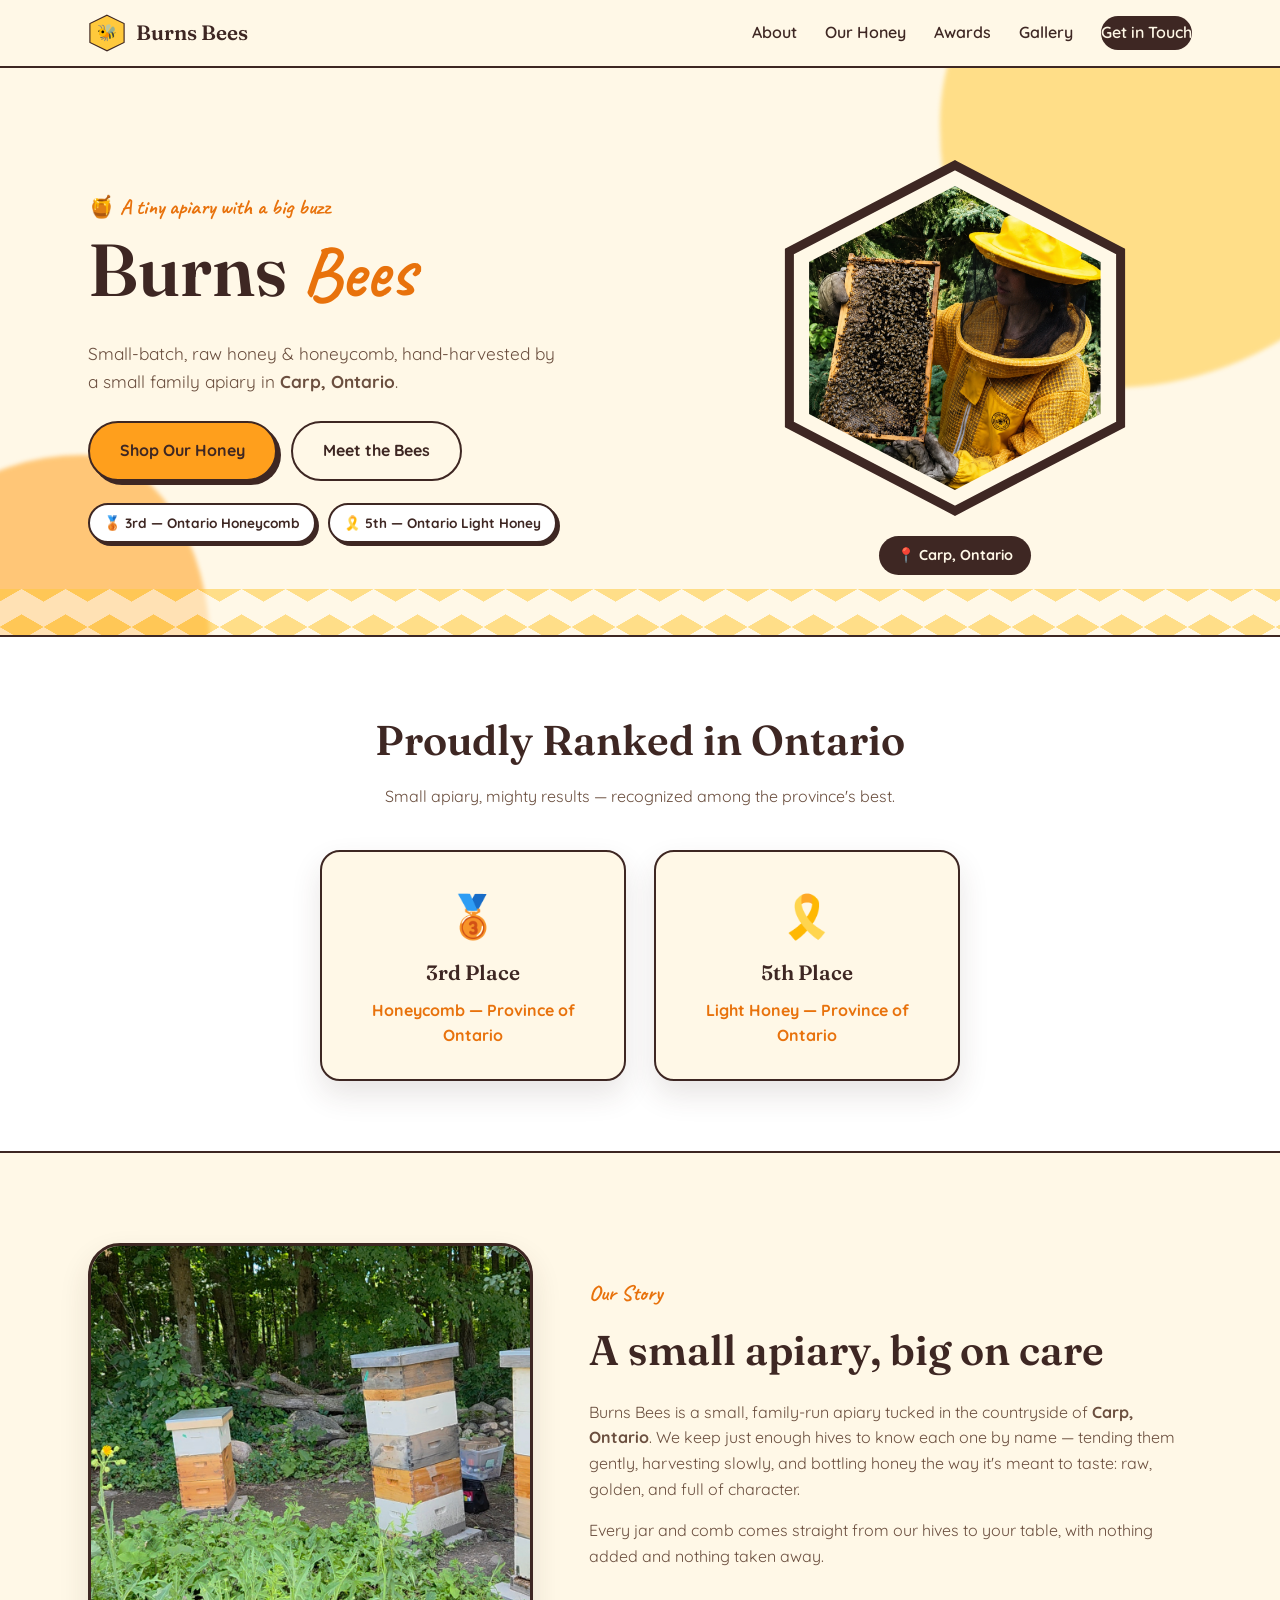
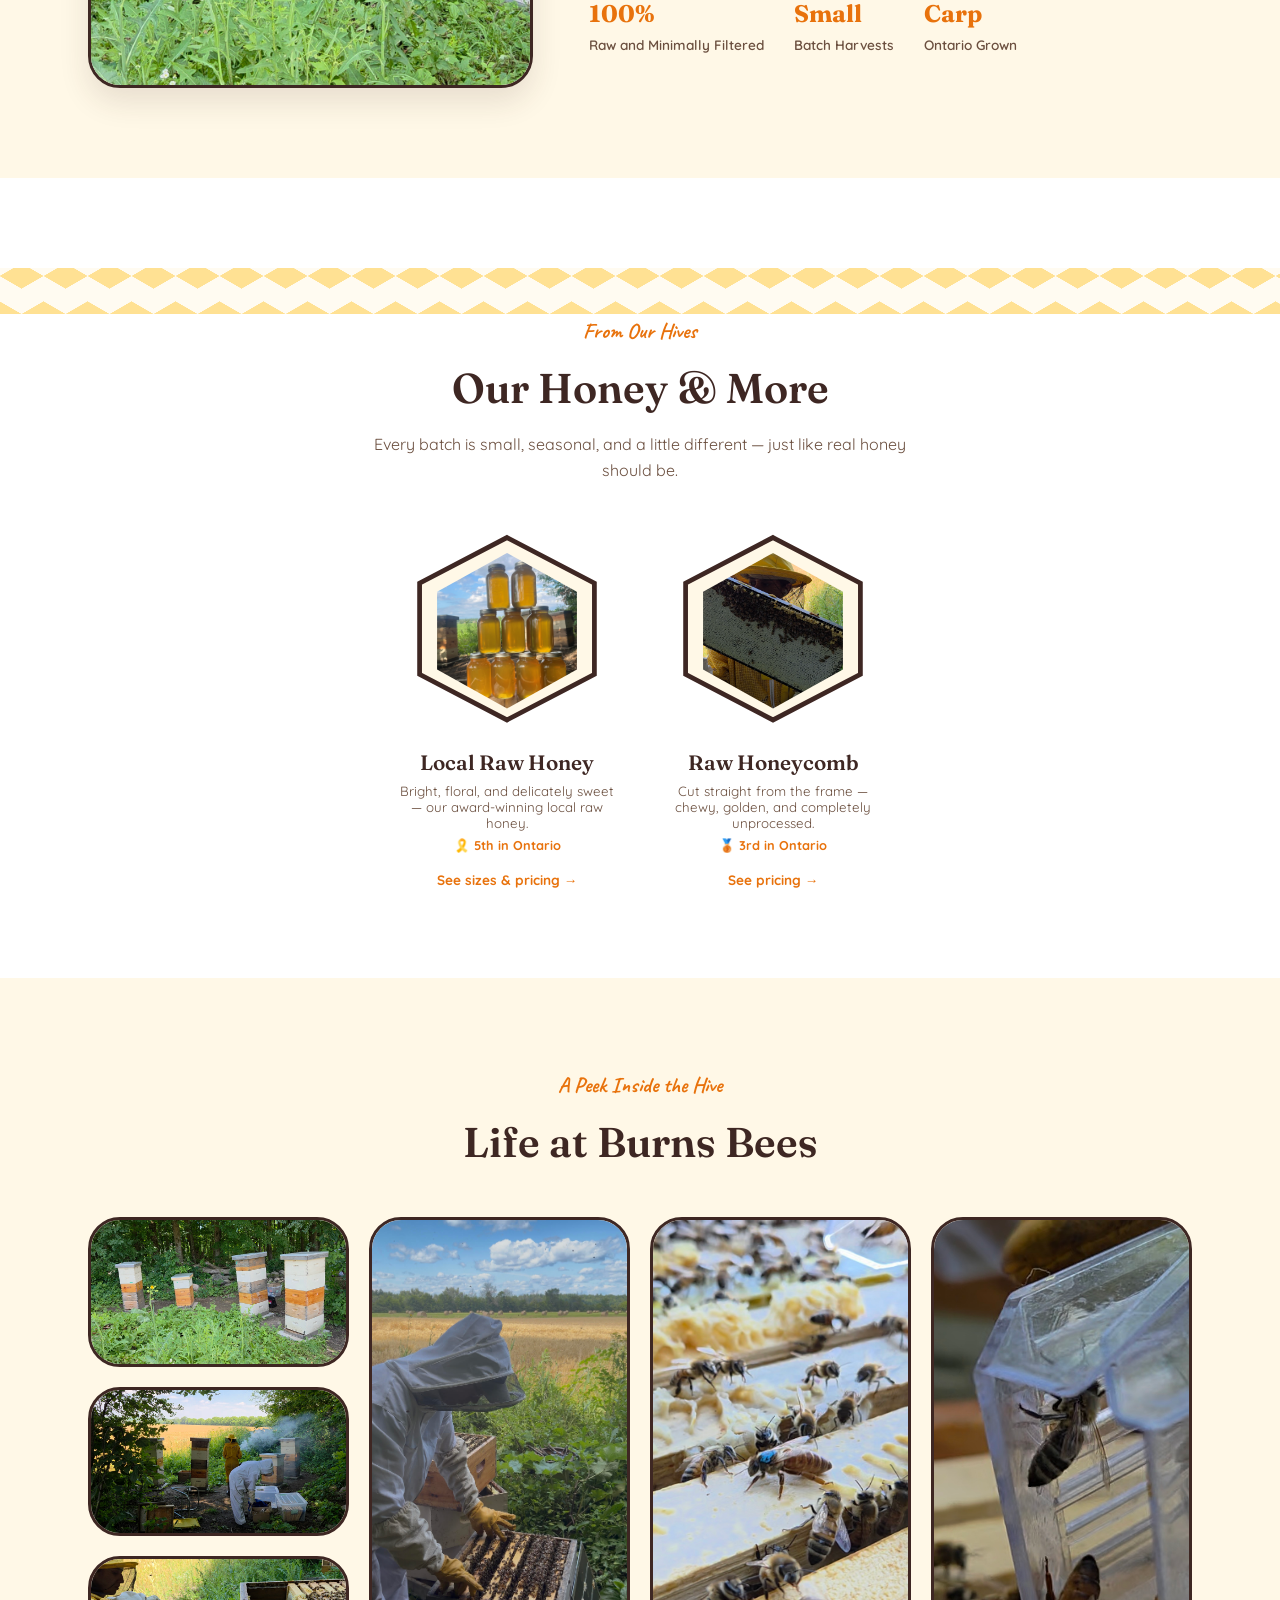
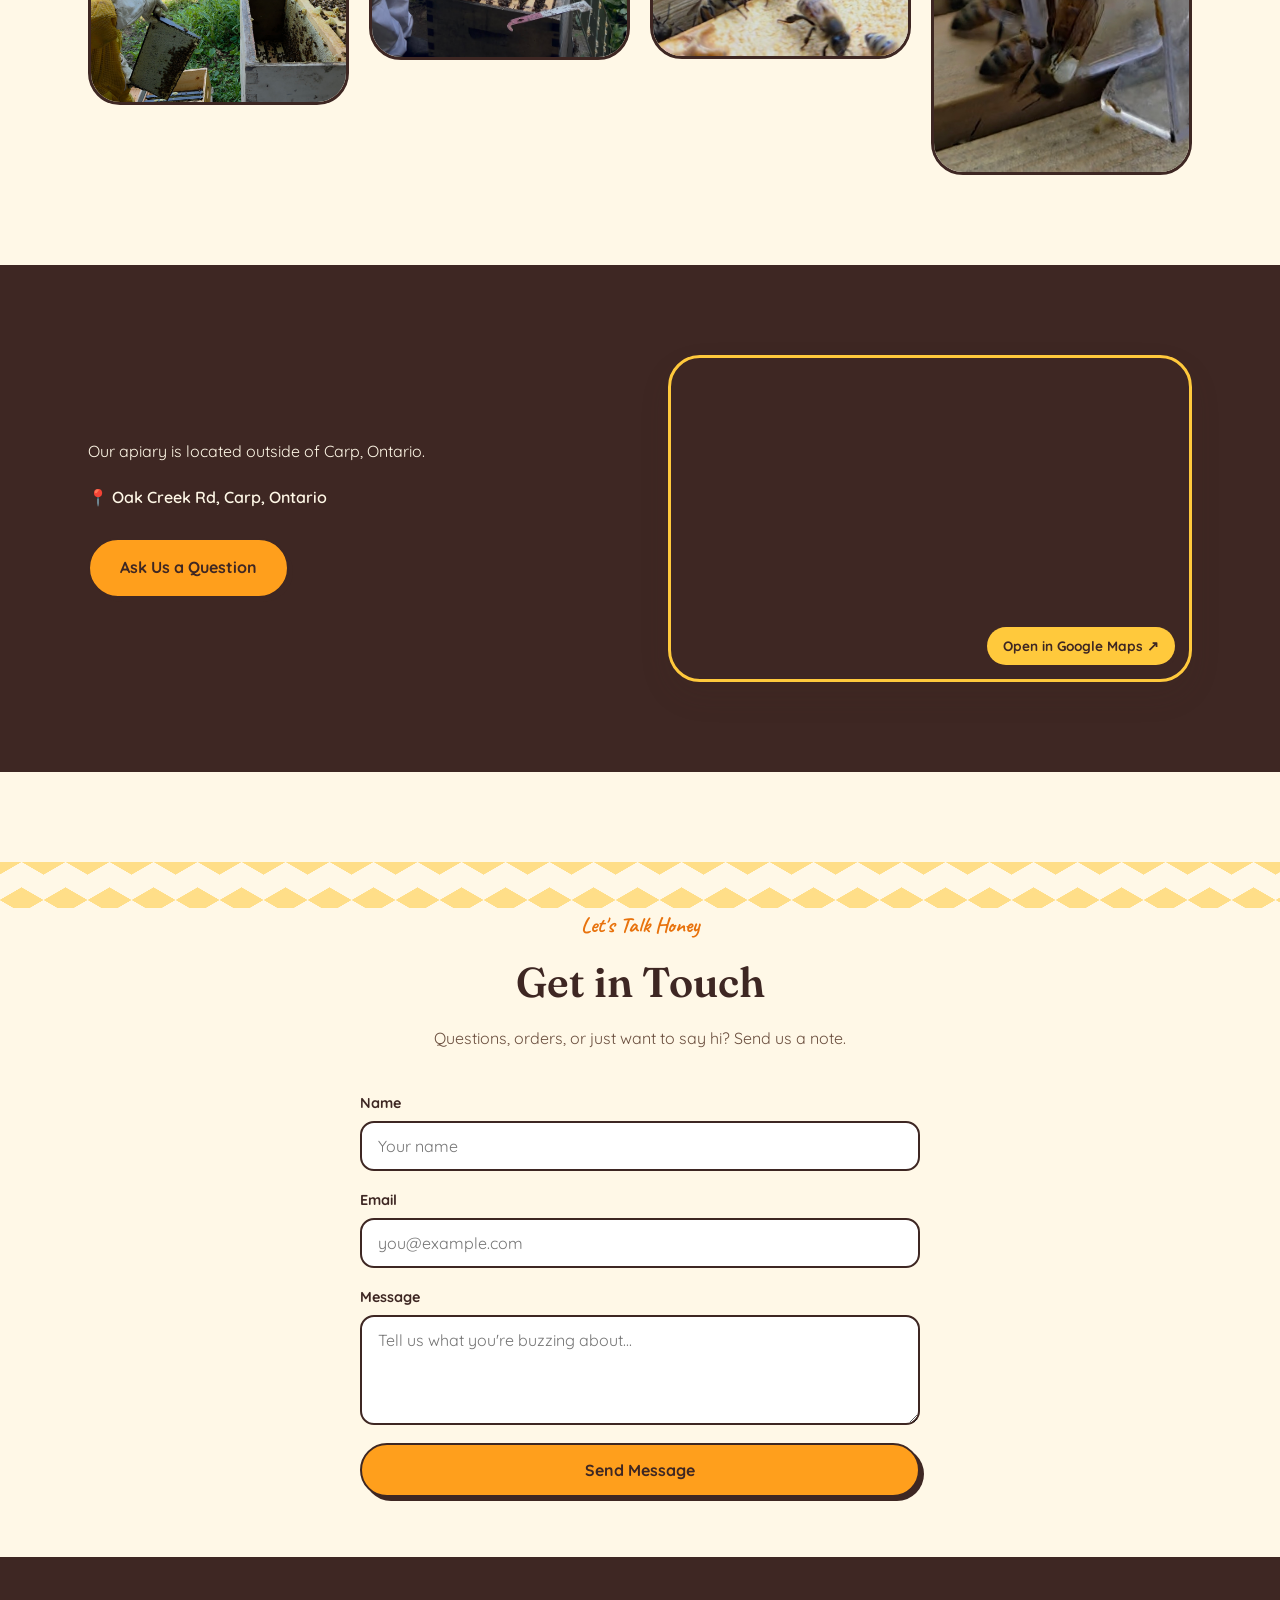
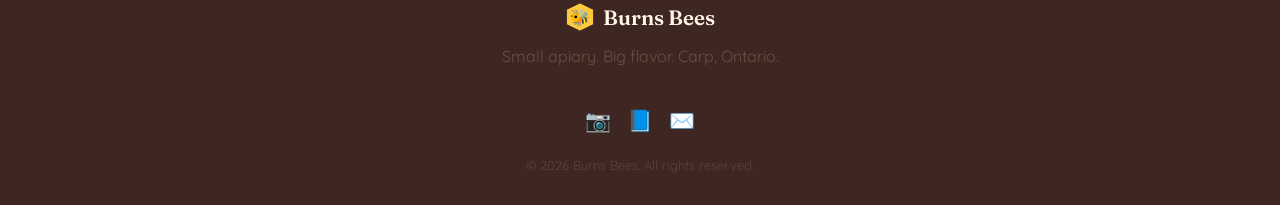
<file: burns-bees/burns-bees/index.html>
<!DOCTYPE html>
<html lang="en">
<head>
<meta charset="UTF-8">
<meta name="viewport" content="width=device-width, initial-scale=1.0">
<title>Burns Bees — Small Batch Honey from Carp, Ontario</title>
<link rel="preconnect" href="https://fonts.googleapis.com">
<link rel="preconnect" href="https://fonts.gstatic.com" crossorigin>
<link href="https://fonts.googleapis.com/css2?family=Fraunces:ital,opsz,wght@0,9..144,400;0,9..144,600;1,9..144,500&family=Quicksand:wght@400;500;600;700&family=Caveat:wght@600;700&display=swap" rel="stylesheet">
<link rel="stylesheet" href="style.css?v=11">
</head>
<body>

<!-- decorative flying bee -->
<div class="flying-bee" aria-hidden="true">
  <svg viewBox="0 0 60 40" width="40" height="27">
    <ellipse cx="30" cy="20" rx="14" ry="10" fill="#3E2723"/>
    <rect x="18" y="14" width="24" height="4" rx="2" fill="#FFC93C"/>
    <rect x="18" y="22" width="24" height="4" rx="2" fill="#FFC93C"/>
    <circle cx="46" cy="18" r="4" fill="#3E2723"/>
    <ellipse cx="24" cy="8" rx="10" ry="7" fill="#FFF8E7" opacity="0.85"/>
    <ellipse cx="34" cy="6" rx="10" ry="7" fill="#FFF8E7" opacity="0.7"/>
  </svg>
</div>

<header class="site-header">
  <div class="wrap header-inner">
    <a class="logo" href="#top">
      <span class="logo-hex">
        <svg viewBox="0 0 100 100"><polygon points="50,3 95,25 95,75 50,97 5,75 5,25" fill="#FFC93C" stroke="#3E2723" stroke-width="3"/></svg>
        <span class="logo-bee">🐝</span>
      </span>
      <span class="logo-text">Burns Bees</span>
    </a>
    <nav class="main-nav">
      <a href="#about">About</a>
      <a href="#honey">Our Honey</a>
      <a href="#awards">Awards</a>
      <a href="#gallery">Gallery</a>
      <a href="#contact" class="nav-cta">Get in Touch</a>
    </nav>
    <button class="nav-toggle" aria-label="Toggle menu">☰</button>
  </div>
</header>

<main id="top">

  <!-- HERO -->
  <section class="hero">
    <div class="hero-blob blob-1" aria-hidden="true"></div>
    <div class="hero-blob blob-2" aria-hidden="true"></div>
    <div class="honeycomb-strip" aria-hidden="true"></div>
    <div class="wrap hero-inner">
      <div class="hero-copy">
        <p class="eyebrow">🍯 A tiny apiary with a big buzz</p>
        <h1>Burns <span class="script">Bees</span></h1>
        <p class="hero-sub">Small-batch, raw honey &amp; honeycomb, hand-harvested by a small family apiary in <strong>Carp, Ontario</strong>.</p>
        <div class="hero-actions">
          <a href="#honey" class="btn btn-primary">Shop Our Honey</a>
          <a href="#about" class="btn btn-ghost">Meet the Bees</a>
        </div>
        <div class="hero-badges">
          <span class="mini-badge">🥉 3rd — Ontario Honeycomb</span>
          <span class="mini-badge">🎗️ 5th — Ontario Light Honey</span>
        </div>
      </div>
      <div class="hero-art">
        <div class="hero-hex-frame">
          <svg viewBox="0 0 100 100"><polygon points="50,2 96,26 96,74 50,98 4,74 4,26" fill="#FFF8E7" stroke="#3E2723" stroke-width="2.5"/></svg>
          <div class="hero-hex-content">
            <img src="images/laila.png" alt="Laila from Burns Bees holding a frame covered in bees">
          </div>
        </div>
        <span class="hero-tag">📍 Carp, Ontario</span>
      </div>
    </div>
  </section>

  <!-- AWARDS -->
  <section id="awards" class="awards">
    <div class="wrap">
      <h2 class="section-title center">Proudly Ranked in Ontario</h2>
      <p class="section-sub center">Small apiary, mighty results — recognized among the province's best.</p>
      <div class="awards-grid">
        <div class="award-card">
          <div class="award-ribbon bronze">🥉</div>
          <h3>3rd Place</h3>
          <p class="award-cat">Honeycomb — Province of Ontario</p>
        </div>
        <div class="award-card">
          <div class="award-ribbon gold">🎗️</div>
          <h3>5th Place</h3>
          <p class="award-cat">Light Honey — Province of Ontario</p>
        </div>
      </div>
    </div>
  </section>

  <!-- ABOUT -->
  <section id="about" class="about">
    <div class="wrap about-inner">
      <div class="about-photo">
        <img src="images/hives.jpg" alt="Rows of hive boxes tucked in the woods at Burns Bees">
      </div>
      <div class="about-copy">
        <p class="eyebrow">Our Story</p>
        <h2>A small apiary, big on care</h2>
        <p>Burns Bees is a small, family-run apiary tucked in the countryside of <strong>Carp, Ontario</strong>. We keep just enough hives to know each one by name — tending them gently, harvesting slowly, and bottling honey the way it's meant to taste: raw, golden, and full of character.</p>
        <p>Every jar and comb comes straight from our hives to your table, with nothing added and nothing taken away.</p>
        <div class="about-stats">
          <div class="stat"><strong>100%</strong><span>Raw and Minimally Filtered</span></div>
          <div class="stat"><strong>Small</strong><span>Batch Harvests</span></div>
          <div class="stat"><strong>Carp</strong><span>Ontario Grown</span></div>
        </div>
      </div>
    </div>
  </section>

  <!-- HONEY / PRODUCTS -->
  <section id="honey" class="honey">
    <div class="honeycomb-strip flip" aria-hidden="true"></div>
    <div class="wrap">
      <p class="eyebrow center">From Our Hives</p>
      <h2 class="section-title center">Our Honey &amp; More</h2>
      <p class="section-sub center">Every batch is small, seasonal, and a little different — just like real honey should be.</p>
      <div class="product-grid">

        <button type="button" class="product-card" data-product="honey">
          <div class="hex-photo">
            <svg viewBox="0 0 100 100"><polygon points="50,2 96,26 96,74 50,98 4,74 4,26"/></svg>
            <div class="hex-photo-fill"><img src="images/honey-jar.jpg" alt="Stacked mason jars of golden raw honey in front of the hives"></div>
          </div>
          <h3>Local Raw Honey</h3>
          <p>Bright, floral, and delicately sweet — our award-winning local raw honey. <span class="tiny-award">🎗️ 5th in Ontario</span></p>
          <span class="product-hint">See sizes &amp; pricing →</span>
        </button>

        <button type="button" class="product-card" data-product="honeycomb">
          <div class="hex-photo">
            <svg viewBox="0 0 100 100"><polygon points="50,2 96,26 96,74 50,98 4,74 4,26"/></svg>
            <div class="hex-photo-fill"><img src="images/honeycomb-frame.jpg" alt="Beekeeper holding up a raw honeycomb frame covered in bees"></div>
          </div>
          <h3>Raw Honeycomb</h3>
          <p>Cut straight from the frame — chewy, golden, and completely unprocessed. <span class="tiny-award">🥉 3rd in Ontario</span></p>
          <span class="product-hint">See pricing →</span>
        </button>

      </div>
    </div>
  </section>

  <!-- GALLERY -->
  <section id="gallery" class="gallery">
    <div class="wrap">
      <p class="eyebrow center">A Peek Inside the Hive</p>
      <h2 class="section-title center">Life at Burns Bees</h2>
      <div class="gallery-grid">
        <div class="gallery-photo"><img src="images/hives.jpg" alt="Rows of hive boxes tucked in the woods at Burns Bees"></div>
        <div class="gallery-photo"><img src="images/working-hives.jpg" alt="Beekeepers working the hives with a smoker beside a wheat field"></div>
        <div class="gallery-photo"><img src="images/frame-inspection.jpg" alt="Beekeeper holding up a frame covered in bees and comb"></div>
        <div class="gallery-photo"><img src="images/beekeeper-at-work.jpg" alt="Beekeeper in a bee suit inspecting a hive frame in the field"></div>
        <div class="gallery-photo"><img src="images/bee-closeup.jpg" alt="Close-up of bees on a frame, including a marked queen bee"></div>
        <div class="gallery-photo"><img src="images/queen-cage.jpg" alt="Close-up of a queen bee in a queen catcher"></div>
      </div>
    </div>
  </section>

  <!-- VISIT / LOCATION -->
  <section id="visit" class="visit">
    <div class="wrap visit-inner">
      <div class="visit-copy">
        <p>Our apiary is located outside of Carp, Ontario.</p>
        <ul class="visit-list">
          <li>📍 Oak Creek Rd, Carp, Ontario</li>
        </ul>
        <a href="#contact" class="btn btn-primary">Ask Us a Question</a>
      </div>
      <div class="map-card">
        <iframe
          class="map-frame"
          title="Map to Burns Bees near Oak Creek Rd, Carp, Ontario"
          src="https://www.openstreetmap.org/export/embed.html?bbox=-76.1121%2C45.3402%2C-76.0721%2C45.3602&marker=45.3502%2C-76.0921&layer=mapnik"
          loading="lazy">
        </iframe>
        <a class="map-card-link" href="https://www.google.com/maps/search/?api=1&query=Oak+Creek+Rd%2C+Carp%2C+Ontario" target="_blank" rel="noopener">Open in Google Maps ↗</a>
      </div>
    </div>
  </section>

  <!-- CONTACT -->
  <section id="contact" class="contact">
    <div class="honeycomb-strip" aria-hidden="true"></div>
    <div class="wrap contact-inner">
      <p class="eyebrow center">Let's Talk Honey</p>
      <h2 class="section-title center">Get in Touch</h2>
      <p class="section-sub center">Questions, orders, or just want to say hi? Send us a note.</p>
      <form
        class="contact-form"
        id="netlify-contact-form"
        name="contact"
        method="POST"
        data-netlify="true"
        netlify-honeypot="bot-field"
      >
        <input type="hidden" name="form-name" value="contact">

        <p hidden>
          <label>
            Do not fill this out:
            <input name="bot-field">
          </label>
        </p>

        <div class="form-row">
          <label for="name">Name</label>
          <input
            type="text"
            id="name"
            name="name"
            placeholder="Your name"
            autocomplete="name"
            required
          >
        </div>

        <div class="form-row">
          <label for="email">Email</label>
          <input
            type="email"
            id="email"
            name="email"
            placeholder="you@example.com"
            autocomplete="email"
            required
          >
        </div>

        <div class="form-row">
          <label for="message">Message</label>
          <textarea
            id="message"
            name="message"
            rows="4"
            placeholder="Tell us what you're buzzing about..."
            required
          ></textarea>
        </div>

        <button type="submit" class="btn btn-primary full">
          Send Message
        </button>
      </form>
    </div>
  </section>

</main>

<div class="modal-overlay" id="product-modal" hidden>
  <div class="modal-box">
    <button type="button" class="modal-close" id="modal-close" aria-label="Close">×</button>

    <div class="modal-panel" id="modal-honey">
      <p class="eyebrow">Local Raw Honey</p>
      <h3>Choose Your Size</h3>
      <div class="modal-options">
        <div class="modal-option">
          <div class="hex-photo small">
            <svg viewBox="0 0 100 100"><polygon points="50,2 96,26 96,74 50,98 4,74 4,26"/></svg>
            <div class="hex-photo-fill"><img src="images/honey-jar.jpg" alt="1L mason jar of raw honey"></div>
          </div>
          <strong>1L Jar</strong>
          <span class="modal-price">$20</span>
        </div>
        <div class="modal-option">
          <div class="hex-photo small">
            <svg viewBox="0 0 100 100"><polygon points="50,2 96,26 96,74 50,98 4,74 4,26"/></svg>
            <div class="hex-photo-fill"><img src="images/honey-jar-2.jpg" alt="500ml mason jar of raw honey"></div>
          </div>
          <strong>500ml Jar</strong>
          <span class="modal-price">$12</span>
        </div>
      </div>
      <a href="#contact" class="btn btn-primary full modal-cta">Order Now</a>
    </div>

    <div class="modal-panel" id="modal-honeycomb" hidden>
      <p class="eyebrow">Raw Honeycomb</p>
      <h3>Message Us for Pricing</h3>
      <p class="modal-message-text">Honeycomb pricing varies by size and availability — send us a message and we'll get back to you with details.</p>
      <a href="#contact" class="btn btn-primary full modal-cta">Message Us</a>
    </div>

  </div>
</div>

<footer class="site-footer">
  <div class="wrap footer-inner">
    <div class="footer-brand">
      <span class="logo-hex small">
        <svg viewBox="0 0 100 100"><polygon points="50,3 95,25 95,75 50,97 5,75 5,25" fill="#FFC93C" stroke="#3E2723" stroke-width="3"/></svg>
        <span class="logo-bee">🐝</span>
      </span>
      <span class="logo-text">Burns Bees</span>
    </div>
    <p>Small apiary. Big flavor. Carp, Ontario.</p>
    <div class="footer-social">
      <a href="#" aria-label="Instagram">📷</a>
      <a href="#" aria-label="Facebook">📘</a>
      <a href="#contact">✉️</a>
    </div>
    <p class="footer-copy">© <span id="year"></span> Burns Bees. All rights reserved.</p>
  </div>
</footer>

<script src="script.js?v=5"></script>
</body>
</html>
</file>
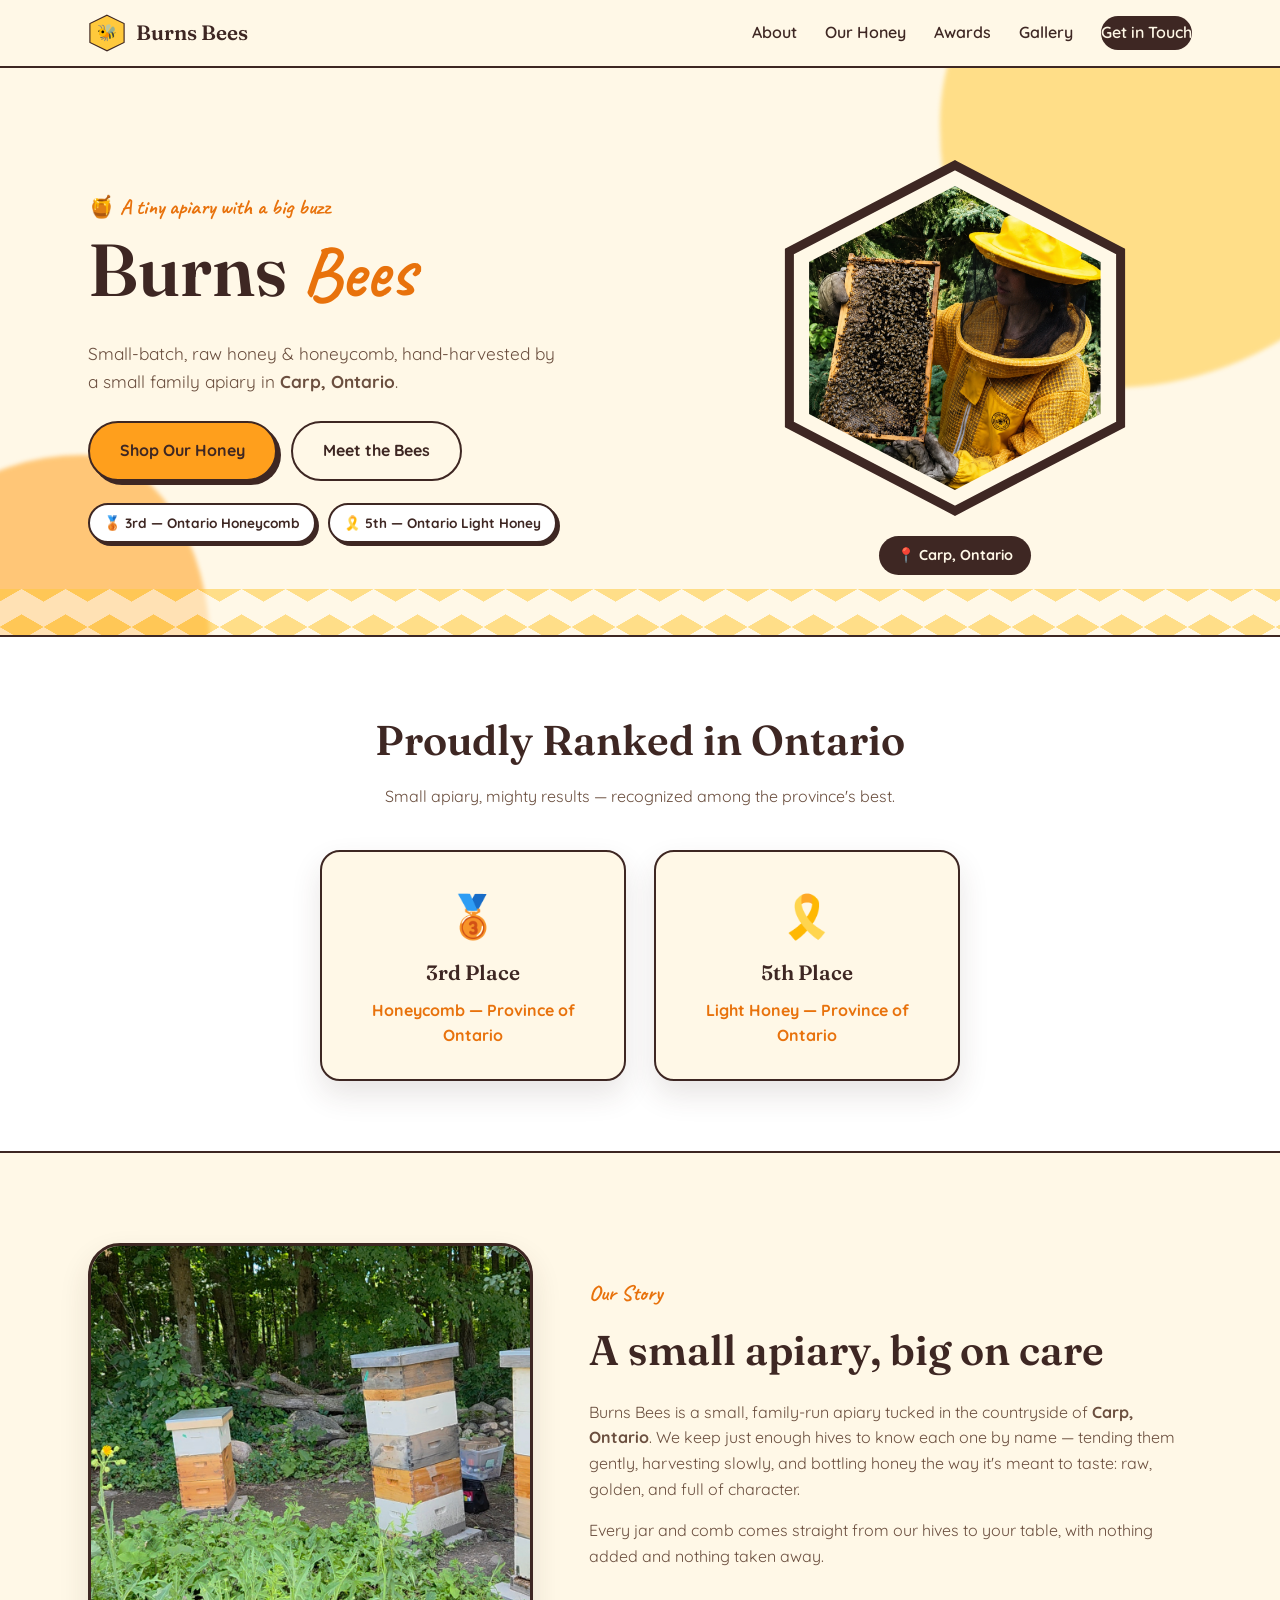
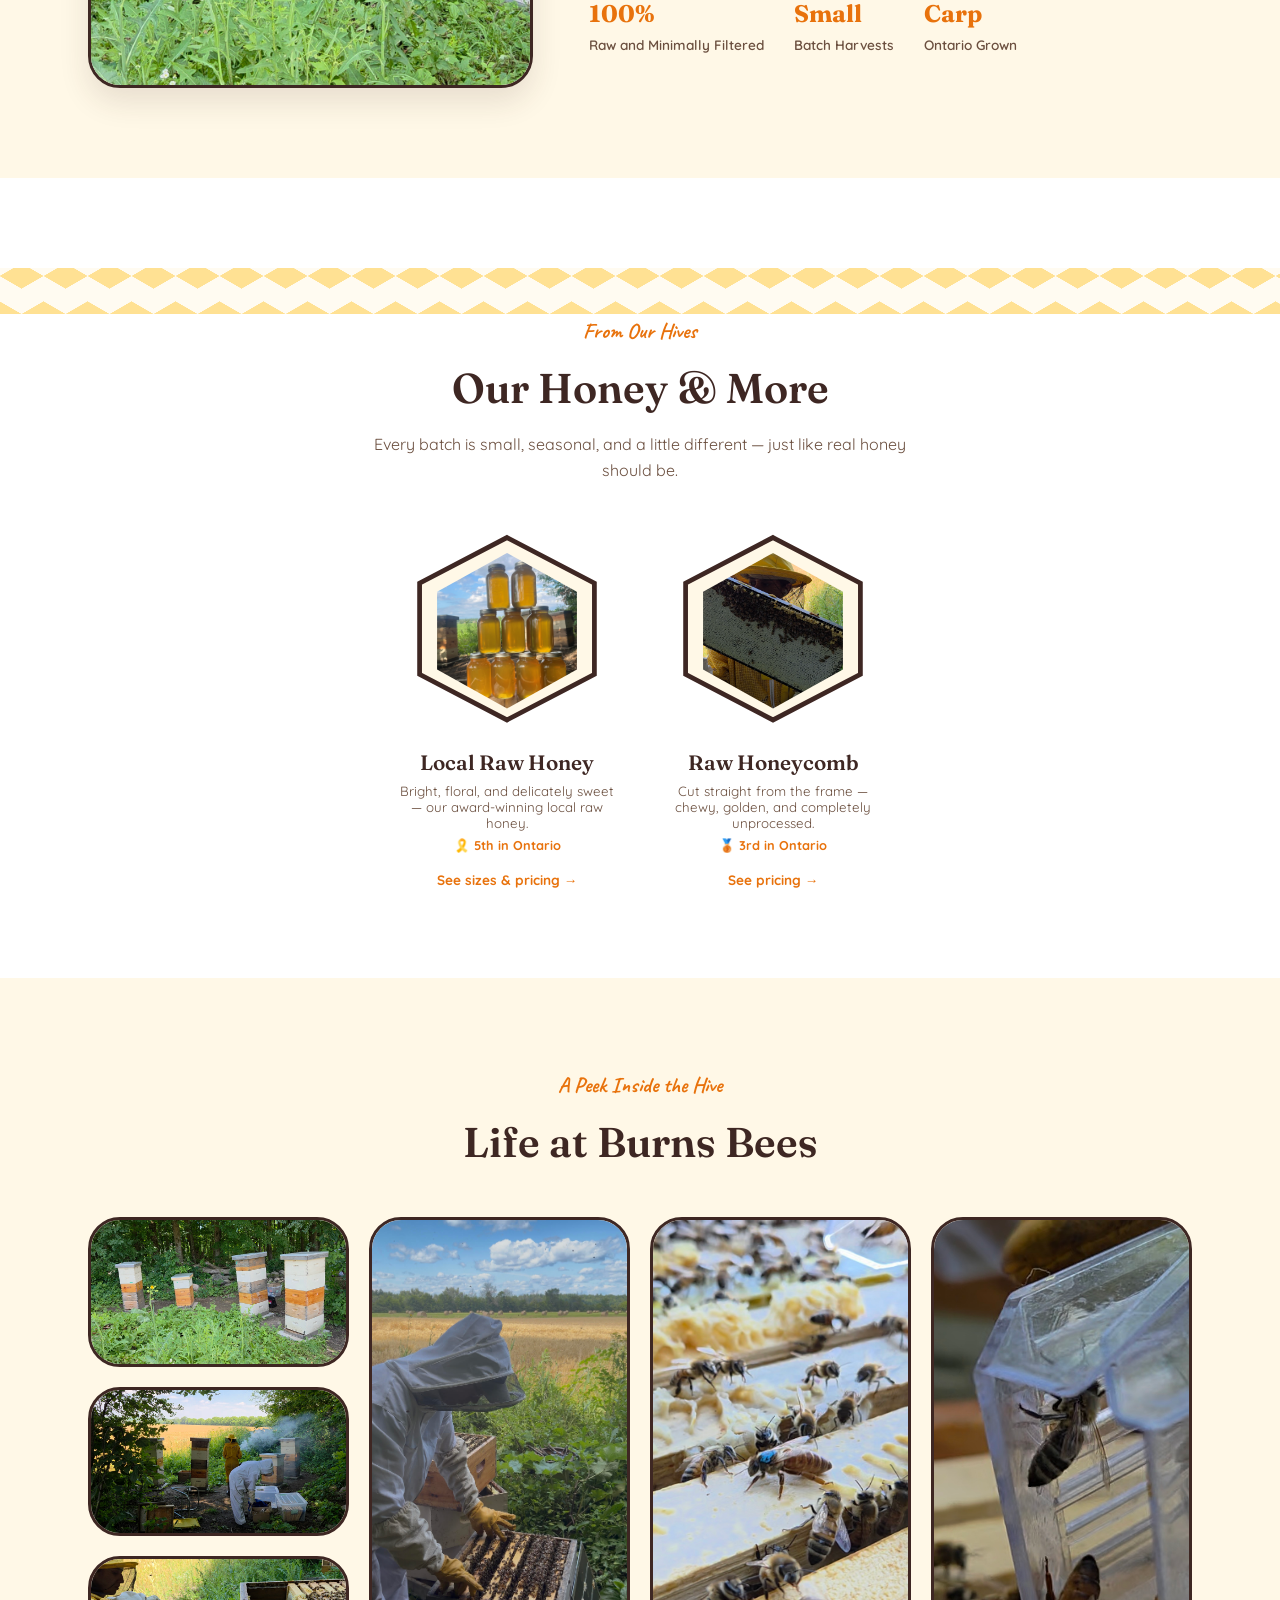
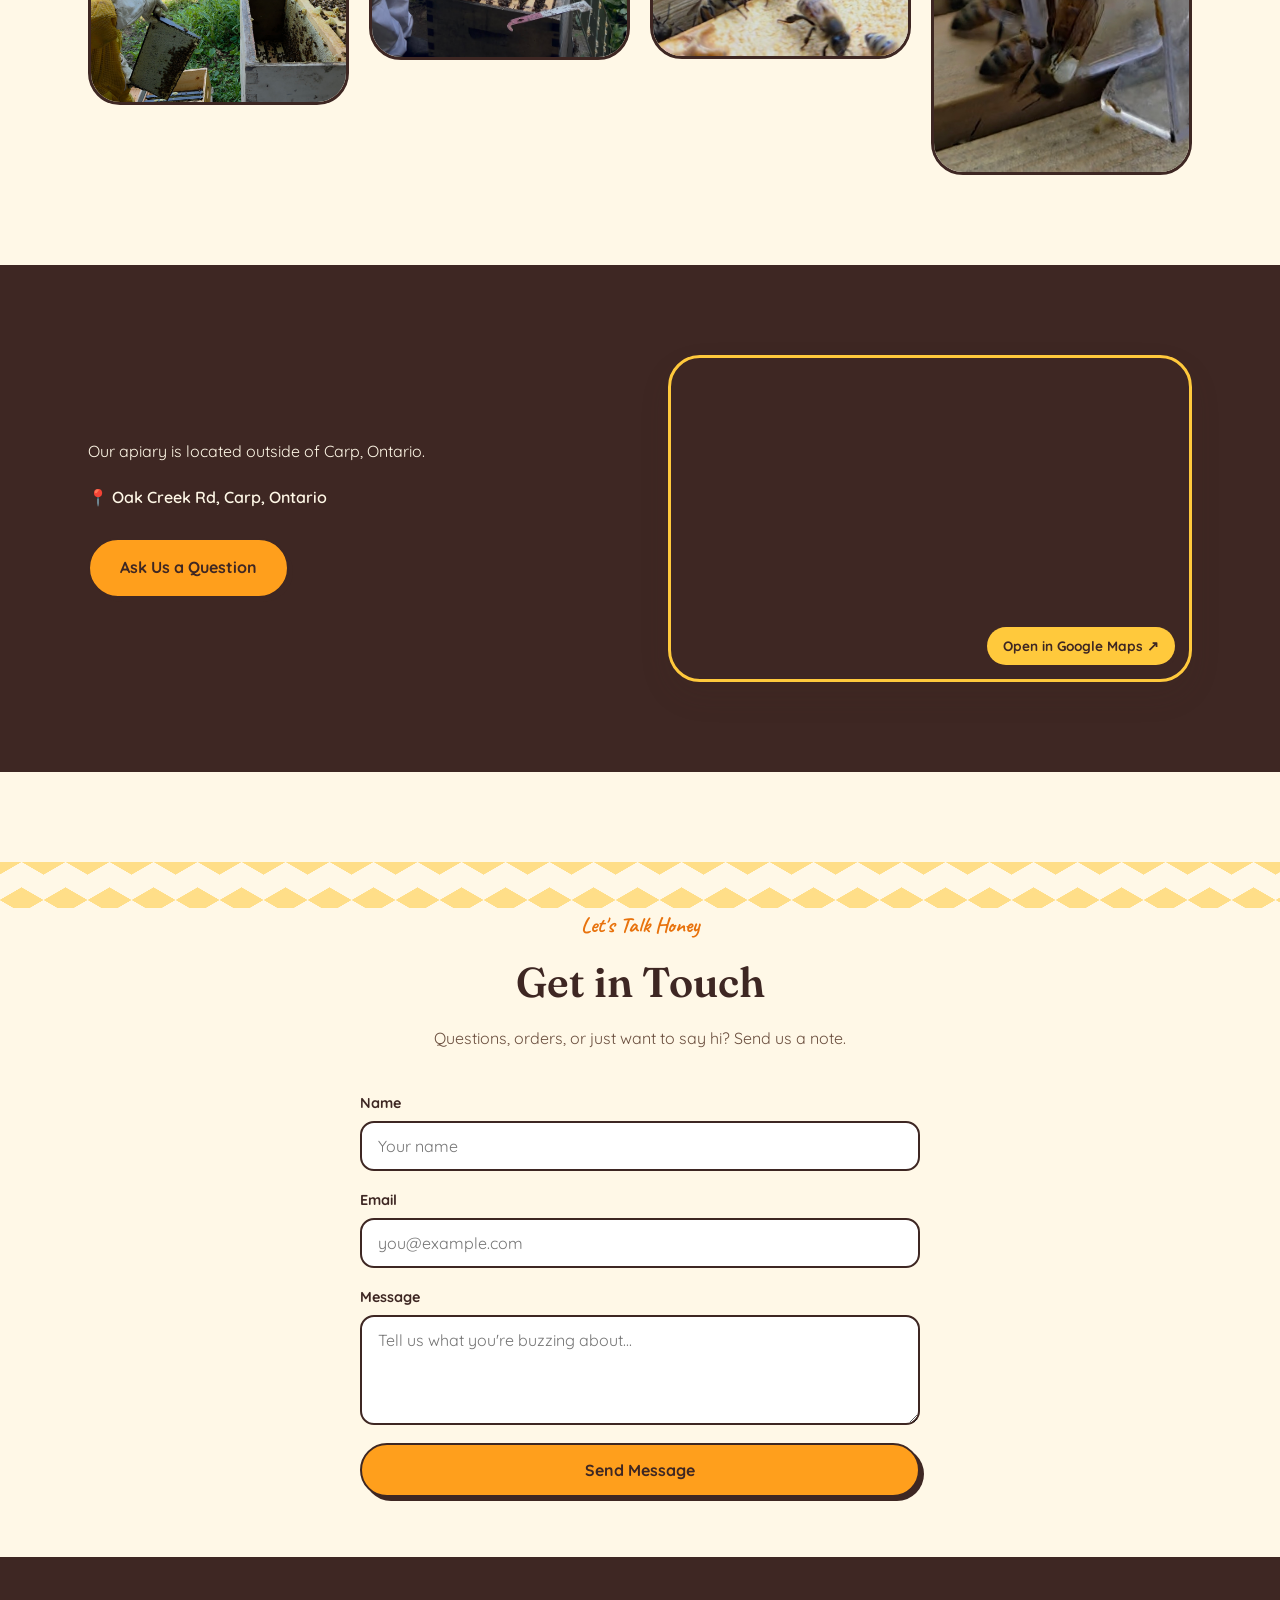
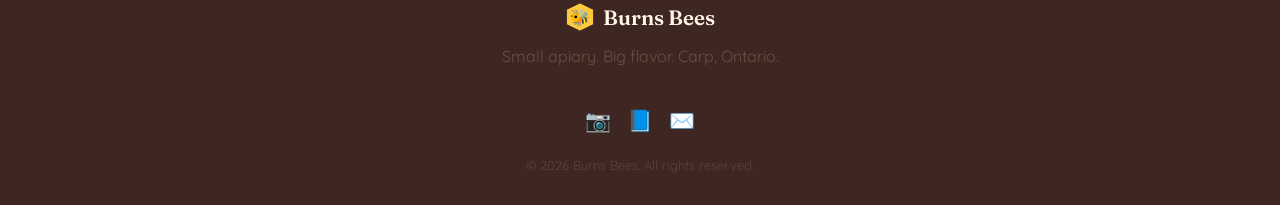
<file: burns-bees/burns-bees/index(1).html>
<!DOCTYPE html>
<html lang="en">
<head>
<meta charset="UTF-8">
<meta name="viewport" content="width=device-width, initial-scale=1.0">
<title>Burns Bees — Small Batch Honey from Carp, Ontario</title>
<link rel="preconnect" href="https://fonts.googleapis.com">
<link rel="preconnect" href="https://fonts.gstatic.com" crossorigin>
<link href="https://fonts.googleapis.com/css2?family=Fraunces:ital,opsz,wght@0,9..144,400;0,9..144,600;1,9..144,500&family=Quicksand:wght@400;500;600;700&family=Caveat:wght@600;700&display=swap" rel="stylesheet">
<link rel="stylesheet" href="style.css?v=11">
</head>
<body>

<!-- decorative flying bee -->
<div class="flying-bee" aria-hidden="true">
  <svg viewBox="0 0 60 40" width="40" height="27">
    <ellipse cx="30" cy="20" rx="14" ry="10" fill="#3E2723"/>
    <rect x="18" y="14" width="24" height="4" rx="2" fill="#FFC93C"/>
    <rect x="18" y="22" width="24" height="4" rx="2" fill="#FFC93C"/>
    <circle cx="46" cy="18" r="4" fill="#3E2723"/>
    <ellipse cx="24" cy="8" rx="10" ry="7" fill="#FFF8E7" opacity="0.85"/>
    <ellipse cx="34" cy="6" rx="10" ry="7" fill="#FFF8E7" opacity="0.7"/>
  </svg>
</div>

<header class="site-header">
  <div class="wrap header-inner">
    <a class="logo" href="#top">
      <span class="logo-hex">
        <svg viewBox="0 0 100 100"><polygon points="50,3 95,25 95,75 50,97 5,75 5,25" fill="#FFC93C" stroke="#3E2723" stroke-width="3"/></svg>
        <span class="logo-bee">🐝</span>
      </span>
      <span class="logo-text">Burns Bees</span>
    </a>
    <nav class="main-nav">
      <a href="#about">About</a>
      <a href="#honey">Our Honey</a>
      <a href="#awards">Awards</a>
      <a href="#gallery">Gallery</a>
      <a href="#contact" class="nav-cta">Get in Touch</a>
    </nav>
    <button class="nav-toggle" aria-label="Toggle menu">☰</button>
  </div>
</header>

<main id="top">

  <!-- HERO -->
  <section class="hero">
    <div class="hero-blob blob-1" aria-hidden="true"></div>
    <div class="hero-blob blob-2" aria-hidden="true"></div>
    <div class="honeycomb-strip" aria-hidden="true"></div>
    <div class="wrap hero-inner">
      <div class="hero-copy">
        <p class="eyebrow">🍯 A tiny apiary with a big buzz</p>
        <h1>Burns <span class="script">Bees</span></h1>
        <p class="hero-sub">Small-batch, raw honey &amp; honeycomb, hand-harvested by a small family apiary in <strong>Carp, Ontario</strong>.</p>
        <div class="hero-actions">
          <a href="#honey" class="btn btn-primary">Shop Our Honey</a>
          <a href="#about" class="btn btn-ghost">Meet the Bees</a>
        </div>
        <div class="hero-badges">
          <span class="mini-badge">🥉 3rd — Ontario Honeycomb</span>
          <span class="mini-badge">🎗️ 5th — Ontario Light Honey</span>
        </div>
      </div>
      <div class="hero-art">
        <div class="hero-hex-frame">
          <svg viewBox="0 0 100 100"><polygon points="50,2 96,26 96,74 50,98 4,74 4,26" fill="#FFF8E7" stroke="#3E2723" stroke-width="2.5"/></svg>
          <div class="hero-hex-content">
            <img src="images/laila.png" alt="Laila from Burns Bees holding a frame covered in bees">
          </div>
        </div>
        <span class="hero-tag">📍 Carp, Ontario</span>
      </div>
    </div>
  </section>

  <!-- AWARDS -->
  <section id="awards" class="awards">
    <div class="wrap">
      <h2 class="section-title center">Proudly Ranked in Ontario</h2>
      <p class="section-sub center">Small apiary, mighty results — recognized among the province's best.</p>
      <div class="awards-grid">
        <div class="award-card">
          <div class="award-ribbon bronze">🥉</div>
          <h3>3rd Place</h3>
          <p class="award-cat">Honeycomb — Province of Ontario</p>
        </div>
        <div class="award-card">
          <div class="award-ribbon gold">🎗️</div>
          <h3>5th Place</h3>
          <p class="award-cat">Light Honey — Province of Ontario</p>
        </div>
      </div>
    </div>
  </section>

  <!-- ABOUT -->
  <section id="about" class="about">
    <div class="wrap about-inner">
      <div class="about-photo">
        <img src="images/hives.jpg" alt="Rows of hive boxes tucked in the woods at Burns Bees">
      </div>
      <div class="about-copy">
        <p class="eyebrow">Our Story</p>
        <h2>A small apiary, big on care</h2>
        <p>Burns Bees is a small, family-run apiary tucked in the countryside of <strong>Carp, Ontario</strong>. We keep just enough hives to know each one by name — tending them gently, harvesting slowly, and bottling honey the way it's meant to taste: raw, golden, and full of character.</p>
        <p>Every jar and comb comes straight from our hives to your table, with nothing added and nothing taken away.</p>
        <div class="about-stats">
          <div class="stat"><strong>100%</strong><span>Raw and Minimally Filtered</span></div>
          <div class="stat"><strong>Small</strong><span>Batch Harvests</span></div>
          <div class="stat"><strong>Carp</strong><span>Ontario Grown</span></div>
        </div>
      </div>
    </div>
  </section>

  <!-- HONEY / PRODUCTS -->
  <section id="honey" class="honey">
    <div class="honeycomb-strip flip" aria-hidden="true"></div>
    <div class="wrap">
      <p class="eyebrow center">From Our Hives</p>
      <h2 class="section-title center">Our Honey &amp; More</h2>
      <p class="section-sub center">Every batch is small, seasonal, and a little different — just like real honey should be.</p>
      <div class="product-grid">

        <button type="button" class="product-card" data-product="honey">
          <div class="hex-photo">
            <svg viewBox="0 0 100 100"><polygon points="50,2 96,26 96,74 50,98 4,74 4,26"/></svg>
            <div class="hex-photo-fill"><img src="images/honey-jar.jpg" alt="Stacked mason jars of golden raw honey in front of the hives"></div>
          </div>
          <h3>Local Raw Honey</h3>
          <p>Bright, floral, and delicately sweet — our award-winning local raw honey. <span class="tiny-award">🎗️ 5th in Ontario</span></p>
          <span class="product-hint">See sizes &amp; pricing →</span>
        </button>

        <button type="button" class="product-card" data-product="honeycomb">
          <div class="hex-photo">
            <svg viewBox="0 0 100 100"><polygon points="50,2 96,26 96,74 50,98 4,74 4,26"/></svg>
            <div class="hex-photo-fill"><img src="images/honeycomb-frame.jpg" alt="Beekeeper holding up a raw honeycomb frame covered in bees"></div>
          </div>
          <h3>Raw Honeycomb</h3>
          <p>Cut straight from the frame — chewy, golden, and completely unprocessed. <span class="tiny-award">🥉 3rd in Ontario</span></p>
          <span class="product-hint">See pricing →</span>
        </button>

      </div>
    </div>
  </section>

  <!-- GALLERY -->
  <section id="gallery" class="gallery">
    <div class="wrap">
      <p class="eyebrow center">A Peek Inside the Hive</p>
      <h2 class="section-title center">Life at Burns Bees</h2>
      <div class="gallery-grid">
        <div class="gallery-photo"><img src="images/hives.jpg" alt="Rows of hive boxes tucked in the woods at Burns Bees"></div>
        <div class="gallery-photo"><img src="images/working-hives.jpg" alt="Beekeepers working the hives with a smoker beside a wheat field"></div>
        <div class="gallery-photo"><img src="images/frame-inspection.jpg" alt="Beekeeper holding up a frame covered in bees and comb"></div>
        <div class="gallery-photo"><img src="images/beekeeper-at-work.jpg" alt="Beekeeper in a bee suit inspecting a hive frame in the field"></div>
        <div class="gallery-photo"><img src="images/bee-closeup.jpg" alt="Close-up of bees on a frame, including a marked queen bee"></div>
        <div class="gallery-photo"><img src="images/queen-cage.jpg" alt="Close-up of a queen bee in a queen catcher"></div>
      </div>
    </div>
  </section>

  <!-- VISIT / LOCATION -->
  <section id="visit" class="visit">
    <div class="wrap visit-inner">
      <div class="visit-copy">
        <p>Our apiary is located outside of Carp, Ontario.</p>
        <ul class="visit-list">
          <li>📍 Oak Creek Rd, Carp, Ontario</li>
        </ul>
        <a href="#contact" class="btn btn-primary">Ask Us a Question</a>
      </div>
      <div class="map-card">
        <iframe
          class="map-frame"
          title="Map to Burns Bees near Oak Creek Rd, Carp, Ontario"
          src="https://www.openstreetmap.org/export/embed.html?bbox=-76.1121%2C45.3402%2C-76.0721%2C45.3602&marker=45.3502%2C-76.0921&layer=mapnik"
          loading="lazy">
        </iframe>
        <a class="map-card-link" href="https://www.google.com/maps/search/?api=1&query=Oak+Creek+Rd%2C+Carp%2C+Ontario" target="_blank" rel="noopener">Open in Google Maps ↗</a>
      </div>
    </div>
  </section>

  <!-- CONTACT -->
  <section id="contact" class="contact">
    <div class="honeycomb-strip" aria-hidden="true"></div>
    <div class="wrap contact-inner">
      <p class="eyebrow center">Let's Talk Honey</p>
      <h2 class="section-title center">Get in Touch</h2>
      <p class="section-sub center">Questions, orders, or just want to say hi? Send us a note.</p>
      <form
        class="contact-form"
        id="netlify-contact-form"
        name="contact"
        method="POST"
        action="/thank-you.html"
        data-netlify="true"
        netlify-honeypot="bot-field"
      >
        <input type="hidden" name="form-name" value="contact">

        <p hidden>
          <label>
            Do not fill this out:
            <input name="bot-field">
          </label>
        </p>

        <div class="form-row">
          <label for="name">Name</label>
          <input
            type="text"
            id="name"
            name="name"
            placeholder="Your name"
            autocomplete="name"
            required
          >
        </div>

        <div class="form-row">
          <label for="email">Email</label>
          <input
            type="email"
            id="email"
            name="email"
            placeholder="you@example.com"
            autocomplete="email"
            required
          >
        </div>

        <div class="form-row">
          <label for="message">Message</label>
          <textarea
            id="message"
            name="message"
            rows="4"
            placeholder="Tell us what you're buzzing about..."
            required
          ></textarea>
        </div>

        <button
          type="button"
          class="btn btn-primary full"
          onclick="const form = this.form; if (form.reportValidity()) form.submit();"
        >
          Send Message
        </button>
      </form>
    </div>
  </section>

</main>

<div class="modal-overlay" id="product-modal" hidden>
  <div class="modal-box">
    <button type="button" class="modal-close" id="modal-close" aria-label="Close">×</button>

    <div class="modal-panel" id="modal-honey">
      <p class="eyebrow">Local Raw Honey</p>
      <h3>Choose Your Size</h3>
      <div class="modal-options">
        <div class="modal-option">
          <div class="hex-photo small">
            <svg viewBox="0 0 100 100"><polygon points="50,2 96,26 96,74 50,98 4,74 4,26"/></svg>
            <div class="hex-photo-fill"><img src="images/honey-jar.jpg" alt="1L mason jar of raw honey"></div>
          </div>
          <strong>1L Jar</strong>
          <span class="modal-price">$20</span>
        </div>
        <div class="modal-option">
          <div class="hex-photo small">
            <svg viewBox="0 0 100 100"><polygon points="50,2 96,26 96,74 50,98 4,74 4,26"/></svg>
            <div class="hex-photo-fill"><img src="images/honey-jar-2.jpg" alt="500ml mason jar of raw honey"></div>
          </div>
          <strong>500ml Jar</strong>
          <span class="modal-price">$12</span>
        </div>
      </div>
      <a href="#contact" class="btn btn-primary full modal-cta">Order Now</a>
    </div>

    <div class="modal-panel" id="modal-honeycomb" hidden>
      <p class="eyebrow">Raw Honeycomb</p>
      <h3>Message Us for Pricing</h3>
      <p class="modal-message-text">Honeycomb pricing varies by size and availability — send us a message and we'll get back to you with details.</p>
      <a href="#contact" class="btn btn-primary full modal-cta">Message Us</a>
    </div>

  </div>
</div>

<footer class="site-footer">
  <div class="wrap footer-inner">
    <div class="footer-brand">
      <span class="logo-hex small">
        <svg viewBox="0 0 100 100"><polygon points="50,3 95,25 95,75 50,97 5,75 5,25" fill="#FFC93C" stroke="#3E2723" stroke-width="3"/></svg>
        <span class="logo-bee">🐝</span>
      </span>
      <span class="logo-text">Burns Bees</span>
    </div>
    <p>Small apiary. Big flavor. Carp, Ontario.</p>
    <div class="footer-social">
      <a href="#" aria-label="Instagram">📷</a>
      <a href="#" aria-label="Facebook">📘</a>
      <a href="#contact">✉️</a>
    </div>
    <p class="footer-copy">© <span id="year"></span> Burns Bees. All rights reserved.</p>
  </div>
</footer>

<script src="script.js?v=5"></script>
</body>
</html>
</file>
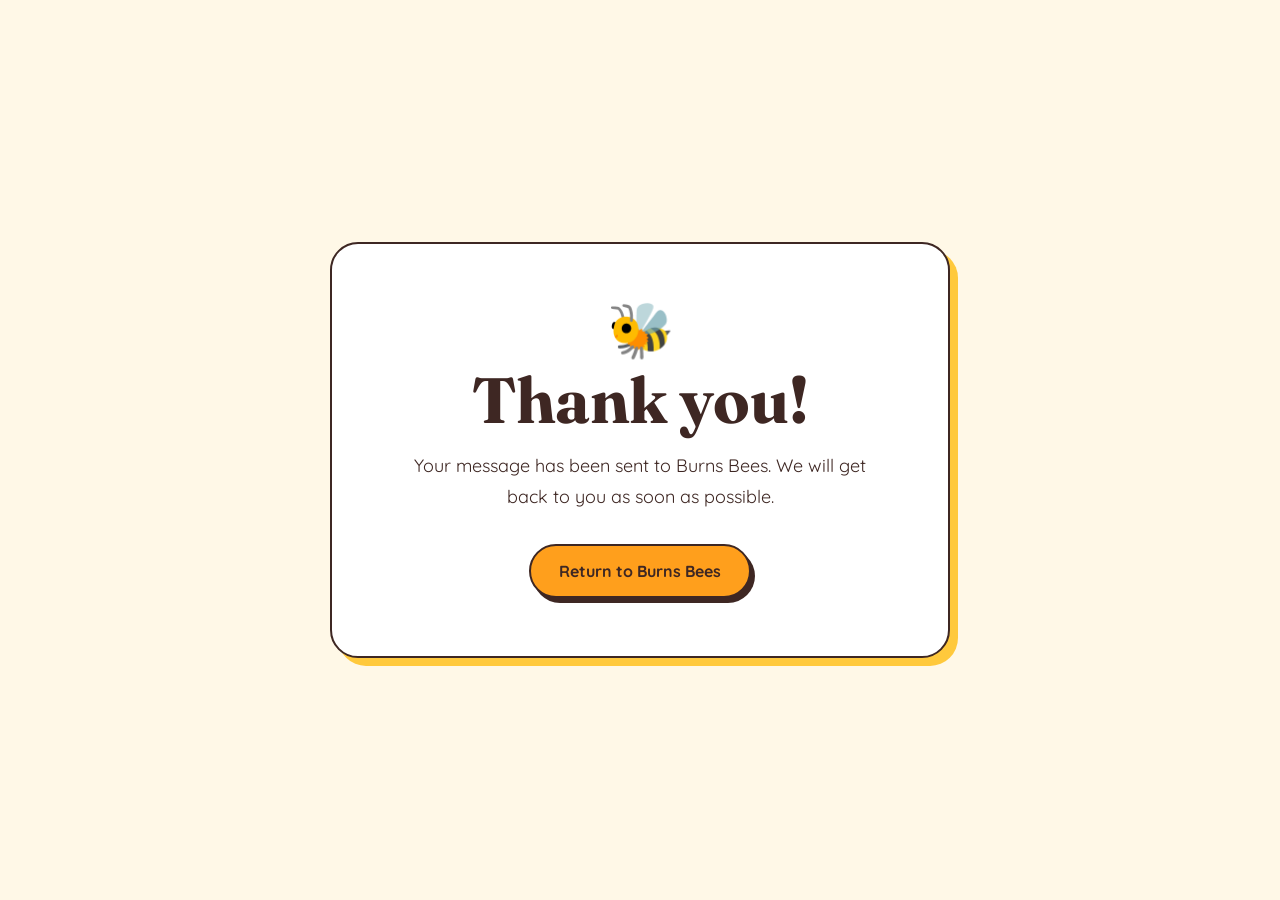
<file: burns-bees/burns-bees/thank-you.html>
<!DOCTYPE html>
<html lang="en">
<head>
  <meta charset="UTF-8">
  <meta name="viewport" content="width=device-width, initial-scale=1.0">
  <title>Message Sent | Burns Bees</title>

  <link rel="preconnect" href="https://fonts.googleapis.com">
  <link rel="preconnect" href="https://fonts.gstatic.com" crossorigin>
  <link
    href="https://fonts.googleapis.com/css2?family=Fraunces:wght@400;600&family=Quicksand:wght@400;500;600;700&display=swap"
    rel="stylesheet"
  >

  <style>
    :root {
      --cream: #fff8e7;
      --brown: #3e2723;
      --honey: #ffc93c;
      --orange: #ff9f1c;
      --white: #ffffff;
    }

    * {
      box-sizing: border-box;
    }

    body {
      margin: 0;
      min-height: 100vh;
      display: grid;
      place-items: center;
      padding: 30px 20px;
      background: var(--cream);
      color: var(--brown);
      font-family: "Quicksand", sans-serif;
      text-align: center;
    }

    .thank-you-card {
      width: min(620px, 100%);
      padding: 58px 36px;
      background: var(--white);
      border: 2px solid var(--brown);
      border-radius: 28px;
      box-shadow: 8px 8px 0 var(--honey);
    }

    .bee {
      margin-bottom: 10px;
      font-size: 54px;
      line-height: 1;
    }

    h1 {
      margin: 0 0 18px;
      font-family: "Fraunces", serif;
      font-size: clamp(40px, 8vw, 64px);
      line-height: 1.05;
    }

    p {
      max-width: 480px;
      margin: 0 auto 32px;
      font-size: 18px;
      line-height: 1.7;
    }

    a {
      display: inline-block;
      padding: 15px 28px;
      border: 2px solid var(--brown);
      border-radius: 999px;
      background: var(--orange);
      color: var(--brown);
      box-shadow: 4px 5px 0 var(--brown);
      font-weight: 700;
      text-decoration: none;
      transition: transform 0.15s ease;
    }

    a:hover,
    a:focus-visible {
      transform: translateY(-2px);
    }
  </style>
</head>

<body>
  <main class="thank-you-card">
    <div class="bee" aria-hidden="true">🐝</div>
    <h1>Thank you!</h1>
    <p>
      Your message has been sent to Burns Bees.
      We will get back to you as soon as possible.
    </p>
    <a href="/">Return to Burns Bees</a>
  </main>
</body>
</html>
</file>
<file: burns-bees/burns-bees/style.css>
/* ---------- Burns Bees — Design Tokens ---------- */
:root{
  --honey:      #FFC93C;
  --honey-dark: #F4A300;
  --amber:      #FF9F1C;
  --amber-deep: #E8720C;
  --cream:      #FFF8E7;
  --white:      #FFFFFF;
  --ink:        #3E2723;
  --ink-soft:   #6B4F3F;
  --line:       rgba(62,39,35,0.14);

  --font-display: 'Fraunces', serif;
  --font-body: 'Quicksand', sans-serif;
  --font-script: 'Caveat', cursive;

  --radius-lg: 32px;
  --radius-md: 20px;
  --shadow-soft: 0 14px 30px rgba(62,39,35,0.12);
}

*, *::before, *::after{ box-sizing: border-box; }
html{ scroll-behavior: smooth; }
body{
  margin:0;
  font-family: var(--font-body);
  color: var(--ink);
  background: var(--cream);
  overflow-x: hidden;
  line-height: 1.6;
}
img{ max-width:100%; display:block; }
a{ color: inherit; text-decoration:none; }
ul{ margin:0; padding:0; list-style:none; }
.wrap{ max-width: 1160px; margin: 0 auto; padding: 0 28px; }

h1,h2,h3{ font-family: var(--font-display); font-weight: 600; margin: 0 0 .4em; color: var(--ink); }
h1{ font-size: clamp(2.6rem, 6vw, 4.6rem); line-height: 1.05; }
h2{ font-size: clamp(1.8rem, 3.4vw, 2.6rem); }
h3{ font-size: 1.3rem; }
p{ margin: 0 0 1em; color: var(--ink-soft); }

.script{
  font-family: var(--font-script);
  color: var(--amber-deep);
  font-weight: 700;
  transform: rotate(-2deg);
  display: inline-block;
}

.eyebrow{
  font-family: var(--font-script);
  font-size: 1.35rem;
  color: var(--amber-deep);
  margin-bottom: .3em;
  font-weight: 700;
}
.section-title{ margin-bottom: .25em; }
.section-sub{ max-width: 560px; }
.center{ text-align: center; margin-left:auto; margin-right:auto; }

/* ---------- Buttons ---------- */
.btn{
  display: inline-block;
  padding: 15px 30px;
  border-radius: 999px;
  font-family: var(--font-body);
  font-weight: 700;
  font-size: 1rem;
  cursor: pointer;
  border: 2px solid var(--ink);
  transition: transform .18s ease, box-shadow .18s ease, background .18s ease;
}
.btn.full{ width:100%; text-align:center; }
.btn-primary{
  background: var(--amber);
  color: var(--ink);
  box-shadow: 4px 4px 0 var(--ink);
}
.btn-primary:hover{ transform: translate(-2px,-2px); box-shadow: 6px 6px 0 var(--ink); background: var(--honey); }
.btn-ghost{
  background: transparent;
  color: var(--ink);
  border-color: var(--ink);
  margin-left: 10px;
}
.btn-ghost:hover{ background: var(--white); }

/* ---------- Honeycomb decorative strip ---------- */
.honeycomb-strip{
  height: 46px;
  background-image:
    linear-gradient(30deg, var(--honey) 12%, transparent 12.5%, transparent 87%, var(--honey) 87.5%, var(--honey)),
    linear-gradient(150deg, var(--honey) 12%, transparent 12.5%, transparent 87%, var(--honey) 87.5%, var(--honey)),
    linear-gradient(30deg, var(--honey) 12%, transparent 12.5%, transparent 87%, var(--honey) 87.5%, var(--honey)),
    linear-gradient(150deg, var(--honey) 12%, transparent 12.5%, transparent 87%, var(--honey) 87.5%, var(--honey));
  background-size: 44px 76px;
  background-position: 0 0, 0 0, 22px 38px, 22px 38px;
  background-color: var(--cream);
  opacity: .55;
}
.honeycomb-strip.flip{ transform: scaleY(-1); }

/* ---------- Flying bee ---------- */
.flying-bee{
  position: fixed;
  top: 12%;
  left: -60px;
  z-index: 500;
  animation: fly-across 18s linear infinite;
  pointer-events: none;
}
@keyframes fly-across{
  0%   { left: -60px; top: 14%; transform: rotate(6deg); }
  25%  { top: 30%; transform: rotate(-4deg); }
  50%  { left: 55%; top: 10%; transform: rotate(6deg); }
  75%  { top: 40%; transform: rotate(-6deg); }
  100% { left: 110%; top: 20%; transform: rotate(6deg); }
}

/* ---------- Header ---------- */
.site-header{
  position: sticky; top:0; z-index: 200;
  background: rgba(255,248,231,0.9);
  backdrop-filter: blur(6px);
  border-bottom: 2px solid var(--ink);
}
.header-inner{
  display:flex; align-items:center; justify-content:space-between;
  padding-top: 14px; padding-bottom: 14px;
}
.logo{ display:flex; align-items:center; gap:10px; }
.logo-hex{ position:relative; width:38px; height:38px; display:inline-block; }
.logo-hex.small{ width:30px; height:30px; }
.logo-hex svg{ width:100%; height:100%; }
.logo-bee{ position:absolute; inset:0; display:flex; align-items:center; justify-content:center; font-size: 1rem; }
.logo-text{ font-family: var(--font-display); font-weight:600; font-size:1.3rem; }

.main-nav{ display:flex; align-items:center; gap: 28px; font-weight:600; }
.main-nav a{ position:relative; padding: 4px 0; }
.main-nav a:not(.nav-cta)::after{
  content:''; position:absolute; left:0; right:100%; bottom:-2px; height:3px;
  background: var(--amber); transition: right .2s ease;
}
.main-nav a:not(.nav-cta):hover::after{ right:0; }
.nav-cta{
  background: var(--ink); color: var(--cream);
  padding: 9px 18px; border-radius: 999px;
}
.nav-cta:hover{ background: var(--amber-deep); }
.nav-toggle{ display:none; background:none; border:2px solid var(--ink); border-radius:8px; font-size:1.2rem; padding:4px 10px; cursor:pointer; }

/* ---------- Hero ---------- */
.hero{ position: relative; padding: 90px 0 60px; overflow:hidden; }
.hero-inner{
  display:grid; grid-template-columns: 1.1fr .9fr; gap: 50px; align-items:center;
  position:relative; z-index:2;
}
.hero-blob{
  position:absolute; z-index:1; filter: blur(2px); opacity:.55;
}
.blob-1{
  width: 480px; height: 480px; top: -160px; right: -140px;
  background: var(--honey);
  border-radius: 42% 58% 65% 35% / 45% 40% 60% 55%;
  animation: morph 12s ease-in-out infinite;
}
.blob-2{
  width: 320px; height: 320px; bottom: -140px; left: -110px;
  background: var(--amber);
  border-radius: 60% 40% 30% 70% / 50% 60% 40% 50%;
  animation: morph 9s ease-in-out infinite reverse;
}
@keyframes morph{
  0%,100%{ border-radius: 42% 58% 65% 35% / 45% 40% 60% 55%; }
  50%{ border-radius: 60% 40% 30% 70% / 60% 30% 70% 40%; }
}
.hero .honeycomb-strip{ position:absolute; bottom:0; left:0; right:0; z-index:1; }

.hero-sub{ max-width: 480px; font-size: 1.08rem; }
.hero-actions{ margin: 26px 0 22px; }
.hero-badges{ display:flex; gap:12px; flex-wrap:wrap; }
.mini-badge{
  background: var(--white); border: 2px solid var(--ink); border-radius: 999px;
  padding: 7px 14px; font-size: .85rem; font-weight:700; box-shadow: 3px 3px 0 var(--ink);
}

.hero-art{ position:relative; display:flex; flex-direction:column; align-items:center; }
.hero-hex-frame{ position:relative; width: 100%; max-width: 360px; }
.hero-hex-frame svg{ width:100%; display:block; }
.hero-hex-content{
  position:absolute; inset: 6%; display:flex; align-items:center; justify-content:center;
  animation: float 5s ease-in-out infinite;
  clip-path: polygon(50% 2%, 96% 26%, 96% 74%, 50% 98%, 4% 74%, 4% 26%);
}
.hero-hex-content img{ width: 100%; height: 100%; object-fit: cover; display: block; }
@keyframes float{
  0%,100%{ transform: translateY(0); }
  50%{ transform: translateY(-10px); }
}
.hero-tag{
  margin-top: 18px; background: var(--ink); color: var(--cream);
  padding: 8px 18px; border-radius: 999px; font-weight:700; font-size:.9rem;
}

/* ---------- Awards ---------- */
.awards{ padding: 70px 0; background: var(--white); border-top:2px solid var(--ink); border-bottom:2px solid var(--ink); }
.awards-grid{ display:grid; grid-template-columns: 1fr 1fr; gap: 28px; max-width: 640px; margin: 40px auto 0; }
.award-card{
  background: var(--cream); border: 2px solid var(--ink); border-radius: var(--radius-md);
  padding: 30px 20px; text-align:center; box-shadow: var(--shadow-soft);
  transition: transform .2s ease;
}
.award-card:hover{ transform: translateY(-6px) rotate(-1deg); }
.award-ribbon{ font-size: 2.6rem; margin-bottom: 8px; }
.award-cat{ color: var(--amber-deep); font-weight: 700; margin:0; }

/* ---------- About ---------- */
.about{ padding: 90px 0; }
.about-inner{ display:grid; grid-template-columns: .85fr 1.15fr; gap: 56px; align-items:center; }
.about-stats{ display:flex; gap: 30px; margin-top: 26px; flex-wrap:wrap; }
.stat{ display:flex; flex-direction:column; }
.stat strong{ font-family: var(--font-display); font-size: 1.5rem; color: var(--amber-deep); }
.stat span{ font-size: .85rem; color: var(--ink-soft); font-weight:600; }

/* ---------- Placeholder images ---------- */
.placeholder-img{
  background: repeating-linear-gradient(45deg, var(--honey) 0 14px, var(--cream) 14px 28px);
  border: 3px dashed var(--ink);
  border-radius: var(--radius-lg);
  position: relative;
  overflow:hidden;
  min-height: 240px;
}
.placeholder-img.square{ aspect-ratio: 1/1; }
.placeholder-img.tall{ aspect-ratio: 3/4; }
.placeholder-img.wide{ aspect-ratio: 4/3; }
.placeholder-img.map{ aspect-ratio: 16/10; }
.placeholder-inner{
  position:absolute; inset: 14px;
  background: var(--white);
  border-radius: calc(var(--radius-lg) - 10px);
  display:flex; flex-direction:column; align-items:center; justify-content:center;
  gap: 8px; text-align:center; padding: 20px;
  font-weight: 700; color: var(--ink-soft);
  border: 2px solid var(--line);
}
.placeholder-inner.small{ inset: 0; border-radius: 0; border:none; }
.placeholder-icon{ font-size: 2rem; }
.about-photo{
  aspect-ratio: 1/1;
  border: 3px solid var(--ink);
  border-radius: var(--radius-lg);
  overflow: hidden;
  box-shadow: var(--shadow-soft);
}
.about-photo img{ width: 100%; height: 100%; object-fit: cover; display: block; }

/* ---------- Honey / Products ---------- */
.honey{ padding: 90px 0; background: var(--white); position:relative; }
.product-grid{
  display:grid; grid-template-columns: repeat(2, 220px); justify-content:center; gap: 46px; margin-top: 46px;
}
.product-card{
  text-align:center;
  display: block; width: 100%;
  background: none; border: none; padding: 0; margin: 0;
  font-family: var(--font-body); cursor: pointer;
  border-radius: var(--radius-md);
  transition: transform .2s ease;
}
.product-card:hover{ transform: translateY(-6px); }
.product-card:hover .hex-photo svg polygon{ fill: var(--honey); }
.hex-photo{
  position:relative; width: 100%; max-width: 190px; margin: 0 auto 18px; aspect-ratio: 1/1.05;
}
.hex-photo.small{ max-width: 130px; }
.hex-photo svg{ width:100%; height:100%; }
.hex-photo svg polygon{ fill: var(--cream); stroke: var(--ink); stroke-width: 2.5; transition: fill .2s ease; }
.hex-photo-fill{
  position:absolute; inset: 10%;
  clip-path: polygon(50% 2%, 96% 26%, 96% 74%, 50% 98%, 4% 74%, 4% 26%);
  background: var(--honey);
}
.hex-photo-fill img{ width: 100%; height: 100%; object-fit: cover; display: block; }
.tiny-award{ display:block; margin-top: 6px; font-size: .8rem; font-weight:700; color: var(--amber-deep); }
.product-hint{
  display:inline-block; margin-top: 4px;
  font-weight: 700; font-size: .85rem; color: var(--amber-deep);
}

/* ---------- Gallery ---------- */
.gallery{ padding: 90px 0; }
.gallery-grid{
  columns: 4 220px;
  column-gap: 20px;
  margin-top: 42px;
}
.gallery-photo{
  display: block;
  break-inside: avoid;
  margin-bottom: 20px;
  border: 3px solid var(--ink);
  border-radius: var(--radius-lg);
  overflow: hidden;
  transition: transform .2s ease, box-shadow .2s ease;
}
.gallery-photo:hover{ transform: translateY(-4px); box-shadow: var(--shadow-soft); }
.gallery-photo img{ width: 100%; height: auto; display: block; }

/* ---------- Visit ---------- */
.visit{ padding: 90px 0; background: var(--ink); color: var(--cream); }
.visit h2, .visit p{ color: var(--cream); }
.visit .eyebrow{ color: var(--honey); }
.visit-inner{ display:grid; grid-template-columns: 1fr 1fr; gap: 56px; align-items:center; }
.visit-list{ margin: 20px 0 28px; display:flex; flex-direction:column; gap: 10px; font-weight:600; }
.map-card{
  position: relative;
  aspect-ratio: 16/10;
  border: 3px solid var(--honey);
  border-radius: var(--radius-lg);
  overflow: hidden;
  box-shadow: var(--shadow-soft);
  background: var(--ink);
}
.map-frame{ width: 100%; height: 100%; border: 0; display: block; filter: sepia(8%) saturate(115%); }
.map-card-link{
  position: absolute; right: 14px; bottom: 14px; z-index: 2;
  background: var(--honey); color: var(--ink);
  font-weight: 700; font-size: .85rem; padding: 8px 16px; border-radius: 999px;
  box-shadow: 3px 3px 0 var(--ink);
  transition: transform .15s ease;
}
.map-card-link:hover{ transform: translateY(-2px); }

/* ---------- Contact ---------- */
.contact{ padding: 90px 0 60px; position:relative; }
.contact-form{ max-width: 560px; margin: 40px auto 0; display:flex; flex-direction:column; gap: 18px; }
.form-row{ display:flex; flex-direction:column; gap: 6px; }
.form-row label{ font-weight:700; font-size: .9rem; }
.form-row input, .form-row textarea{
  font-family: var(--font-body);
  padding: 13px 16px; border: 2px solid var(--ink); border-radius: 14px;
  background: var(--white); font-size: 1rem; resize: vertical;
}
.form-row input:focus, .form-row textarea:focus{ outline: 3px solid var(--honey); }
.form-note{ text-align:center; font-weight:700; color: var(--amber-deep); min-height: 1.2em; }

/* ---------- Footer ---------- */
.site-footer{ background: var(--ink); color: var(--cream); padding: 44px 0 30px; text-align:center; }
.footer-inner{ display:flex; flex-direction:column; align-items:center; gap: 10px; }
.footer-brand{ display:flex; align-items:center; gap:8px; }
.footer-social{ display:flex; gap: 16px; font-size: 1.3rem; margin: 8px 0; }
.footer-social a{ transition: transform .2s ease; display:inline-block; }
.footer-social a:hover{ transform: translateY(-3px); }
.footer-copy{ font-size: .8rem; opacity:.7; margin:0; }

/* ---------- Responsive ---------- */
@media (max-width: 900px){
  .main-nav{ display:none; }
  .nav-toggle{ display:inline-block; }
  .hero-inner, .about-inner, .visit-inner{ grid-template-columns: 1fr; }
  .hero-art{ order:-1; }
  .gallery-grid{ columns: 2 220px; }
  .awards-grid{ grid-template-columns: 1fr; }
}
@media (max-width: 520px){
  .hero-actions{ display:flex; flex-direction:column; gap:10px; }
  .btn-ghost{ margin-left:0; }
  .product-grid{ grid-template-columns: 1fr; justify-content: stretch; }
}

/* ---------- Product Modal ---------- */
.modal-overlay{
  position: fixed; inset: 0; z-index: 1000;
  background: rgba(62,39,35,0.55);
  display: flex; align-items: center; justify-content: center;
  padding: 24px;
}
.modal-overlay[hidden]{ display: none; }
.modal-box{
  position: relative;
  background: var(--cream);
  border: 3px solid var(--ink);
  border-radius: var(--radius-lg);
  max-width: 480px; width: 100%;
  padding: 40px 32px 32px;
  text-align: center;
  box-shadow: 0 24px 50px rgba(0,0,0,0.3);
}
.modal-close{
  position: absolute; top: 14px; right: 14px;
  width: 34px; height: 34px; border-radius: 50%;
  border: 2px solid var(--ink); background: var(--white);
  font-size: 1.2rem; line-height: 1; cursor: pointer;
  display: flex; align-items: center; justify-content: center;
}
.modal-close:hover{ background: var(--honey); }
.modal-panel h3{ margin-bottom: .6em; }
.modal-options{ display:flex; gap: 24px; justify-content:center; margin: 20px 0 26px; flex-wrap: wrap; }
.modal-option{ display:flex; flex-direction:column; align-items:center; }
.modal-option strong{ font-family: var(--font-display); font-size: 1.05rem; }
.modal-price{ font-weight: 700; color: var(--amber-deep); font-size: 1.2rem; margin-top: 2px; }
.modal-message-text{ max-width: 360px; margin: 0 auto 24px; }
.modal-cta{ margin-top: 4px; }
</file>
